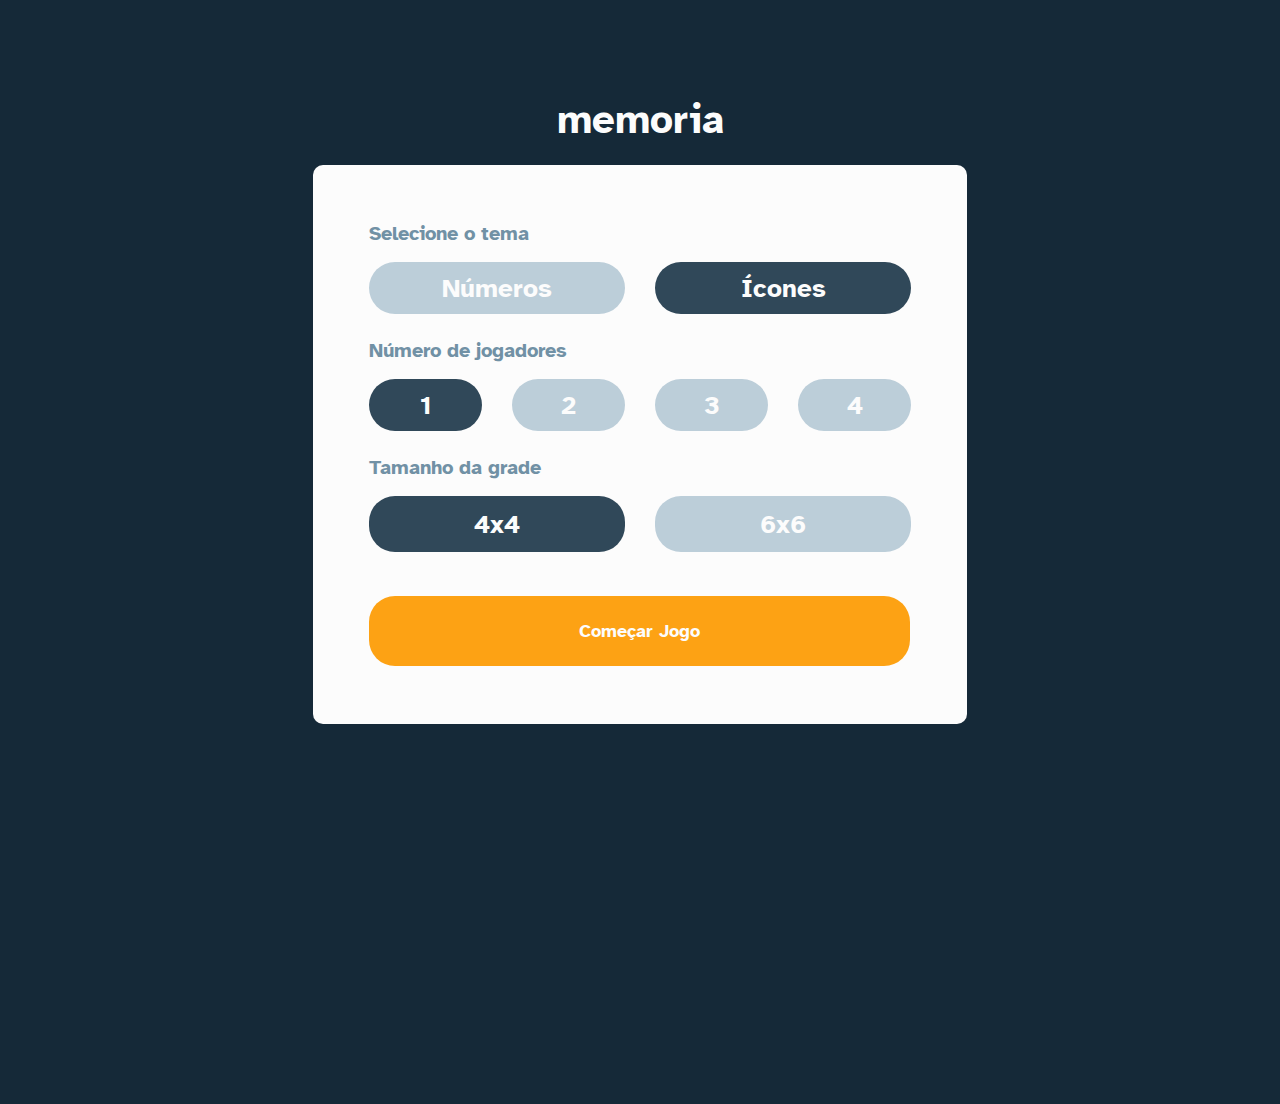
<file: index.html>
<!DOCTYPE html>
<html lang="en">
  <head>
    <meta charset="UTF-8" />
    <meta http-equiv="X-UA-Compatible" content="IE=edge" />
    <meta name="viewport" content="width=device-width, initial-scale=1.0" />
    <link rel="stylesheet" href="style.css" />
    <link rel="shortcut icon" href="favicon.ico" type="image/x-icon" />
    <title>Jogo da memória</title>
  </head>
  <body>
    <section id="container_definidor">
      <section id="container_tela_inicial">
        <h1>memoria</h1>
        <div id="container_temas">
          <h2>Selecione o tema</h2>
          <div id="container_opcoes_temas">
            <div class="opcao_tema">Números</div>
            <div class="opcao_tema selecionado">Ícones</div>
          </div>
        </div>
        <div id="container_numero_jogadores">
          <h2>Número de jogadores</h2>
          <div id="container_numeroJogadores_opcoes">
            <div class="opcao_numero_jogadores selecionado">1</div>
            <div class="opcao_numero_jogadores">2</div>
            <div class="opcao_numero_jogadores">3</div>
            <div class="opcao_numero_jogadores">4</div>
          </div>
        </div>
        <div id="container_size">
          <h2>Tamanho da grade</h2>
          <div id="container_opcao_tamanho">
            <div class="opcao_tamanho selecionado">4x4</div>
            <div class="opcao_tamanho">6x6</div>
          </div>
        </div>
        <button id="botao_comecar">Começar Jogo</button>
      </section>
    </section>
    <!-- Script ! -->
    <script type="module" src="script.js"></script>
  </body>
</html>
</file>
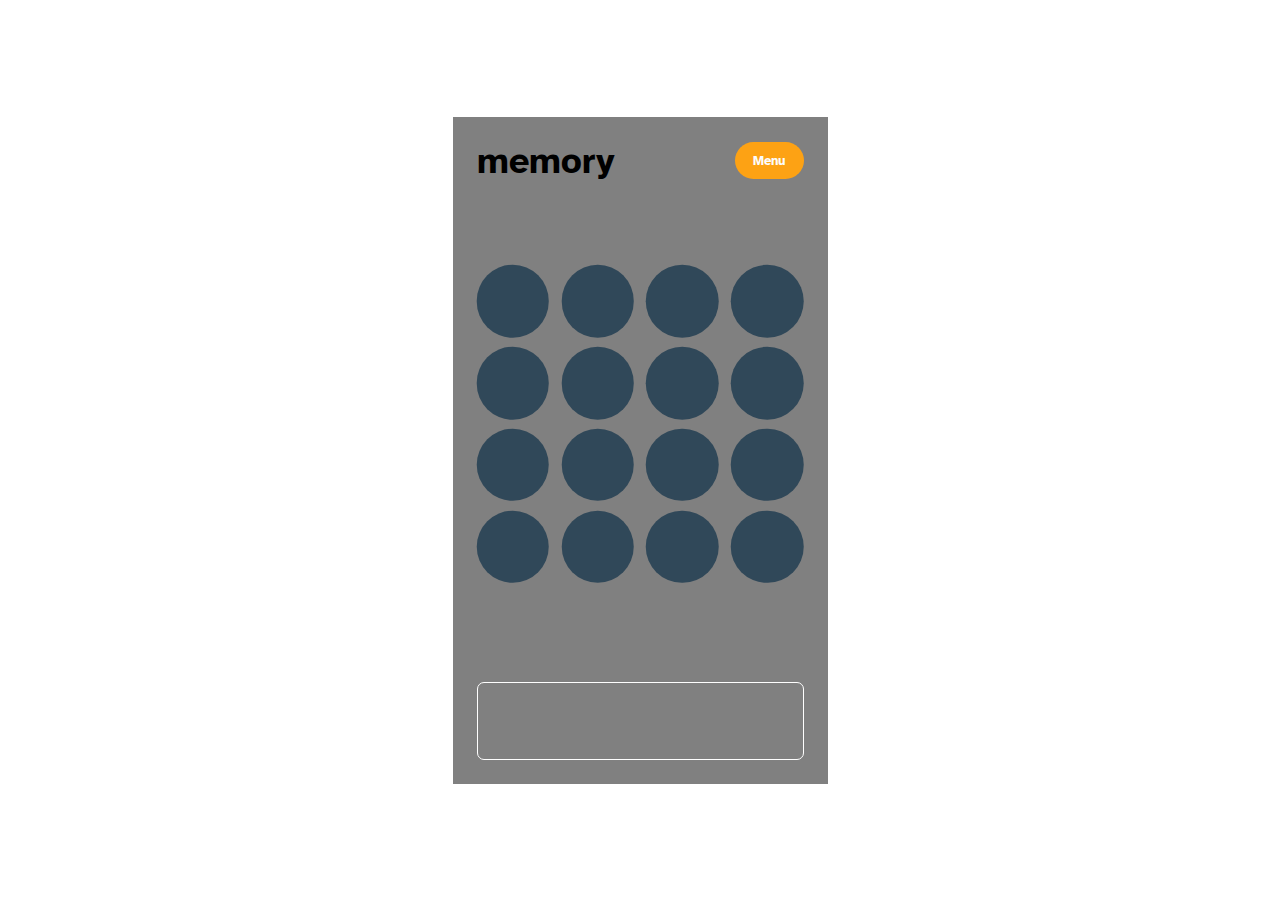
<file: prototipo/index.html>
<!DOCTYPE html>
<html lang="en">
  <head>
    <meta charset="UTF-8" />
    <meta http-equiv="X-UA-Compatible" content="IE=edge" />
    <meta name="viewport" content="width=device-width, initial-scale=1.0" />
    <link rel="stylesheet" href="style.css" />
    <title>Document</title>
  </head>
  <body>
    <div class="container">
      <div class="container_cards">
        <div class="cabecalho">
          <h1>memory</h1>
          <button>Menu</button>
        </div>
        <div id="container_bolas">
          <div class="box_bolas">?</div>
          <div class="box_bolas">?</div>
          <div class="box_bolas">?</div>
          <div class="box_bolas">?</div>
          <div class="box_bolas">?</div>
          <div class="box_bolas">?</div>
          <div class="box_bolas">?</div>
          <div class="box_bolas">?</div>
          <div class="box_bolas">?</div>
          <div class="box_bolas">?</div>
          <div class="box_bolas">?</div>
          <div class="box_bolas">?</div>
          <div class="box_bolas">?</div>
          <div class="box_bolas">?</div>
          <div class="box_bolas">?</div>
          <div class="box_bolas">?</div>
        </div>
        <div id="container_jogadores"></div>
      </div>
    </div>

    <script type="module" src="script.js"></script>
  </body>
</html>
</file>
<file: style.css>
@import url('https://fonts.googleapis.com/css2?family=Atkinson+Hyperlegible:wght@400;700&display=swap');

* {
  margin: 0;
  padding: 0;
  box-sizing: border-box;
  font-family: 'Atkinson Hyperlegible', sans-serif;
}

body {
  font-size: 18px;
  height: auto;
  /* display: grid;
  place-content: center; */
  background: #152938;
}

/* ! Container tela inicial ------------------------------- */
#container_tela_inicial {
  /* width: 327px;
  height: 386px; */
  background: #fcfcfc;
  border-radius: 10px;
  margin: 165px auto 0 auto;
  position: relative;
  padding: 24px;
  display: flex;
  flex-direction: column;
  row-gap: 24px;
}

h1 {
  position: absolute;
  transform: translate(-50%, -50%);
  top: -45px;
  left: 50%;
  color: #fcfcfc;
}

#container_tela_inicial h2 {
  font-size: 15px;
  font-weight: 700;
  color: #7191a5;
  font-style: normal;
  margin-bottom: 11px;
}

/* Container tema  */

#container_opcoes_temas {
  display: flex;
  column-gap: 11px;
}

.opcao_tema {
  width: 134px;
  height: 40px;
  display: grid;
  place-content: center;
  border-radius: 26px;
  padding: 10px 45.5px;
  background: #bcced9;
  color: #fcfcfc;
  font-weight: 700;
}

.opcao_tema.selecionado {
  background: #304859;
}

/* .opcao_tema:hover {
  cursor: pointer;
  background: #6395b8;
} */

/* Container número de jogadores */

#container_numeroJogadores_opcoes {
  display: flex;
  column-gap: 10px;
}
/*  */
.opcao_numero_jogadores {
  width: 62px;
  height: 40px;
  background: #bcced9;
  border-radius: 26px;
  display: grid;
  place-content: center;
  font-size: 16px;
  font-weight: 700;
  color: #fcfcfc;
}

/* .opcao_numero_jogadores:hover {
  cursor: pointer;
  background: #6395b8;
} */

.opcao_numero_jogadores.selecionado {
  background: #304859;
}

/* Container tamanho do grid */

#container_opcao_tamanho {
  display: flex;
  column-gap: 11px;
}

.opcao_tamanho {
  width: 134px;
  height: 40px;
  background: #bcced9;
  border-radius: 26px;
  display: grid;
  place-content: center;
  font-weight: 700;
  color: #fcfcfc;
}

/* .opcao_tamanho:hover {
  cursor: pointer;
  background: #6395b8;
} */

.opcao_tamanho.selecionado {
  background: #304859;
}

/* Botao começar jogo */

#botao_comecar {
  width: 279px;
  height: 48px;
  border-radius: 26px;
  background: #fda214;
  border: none;
  color: #fcfcfc;
  font-weight: 700;
  font-size: 18px;
  cursor: pointer;
  margin-top: 8px;
}

/* #botao_comecar:hover {
  background: #ffb84a;
} */

/* ! CSS Página do jogo ------------------------------------------------- */

/* todo Estilizações iniciais ----  */

#container_definidor.pagina2 {
  width: 100%;
  height: 100%;
  background: #fcfcfc;
  padding: 24px;
  position: relative;
}

header {
  width: 327px;
  height: 40px;
  margin: 0 auto 80px auto;
  display: flex;
  justify-content: space-between;
  align-items: center;
}

footer {
  width: 327px;
  height: 78px;
  margin: 0 auto 0 auto;
  display: flex;
  justify-content: center;
  column-gap: 24px;
  align-items: flex-end;
}

#botao_menu {
  background: #fda214;
  border-radius: 26px;
  padding: 10px 18.5px;
  font-size: 16px;
  font-weight: 700;
  color: #fcfcfc;
  border: none;
  position: relative;
}

/* todo Editando o Jogador ----------------------------- */
.box_jogador {
  height: 70px;
  width: 64px;
  background: #dfe7ec;
  display: flex;
  flex-direction: column;
  align-items: center;
  justify-content: center;
  border-radius: 5px;
}

.box_jogador.ativo {
  background: #fda214;
  color: #fcfcfc;
}

.jogador_titulo {
  font-size: 15px;
  font-weight: 700;
  color: #7191a5;
}

.numero_pontos {
  font-size: 24px;
  font-weight: 700;
  color: #304859;
}

/* todo Editando os circulos -------------------------------------- */

#container_circulos_pai {
  width: 327px;
  height: 327px;
  margin: 0 auto 94px auto;
  display: flex;
  flex-wrap: wrap;
  justify-content: space-between;
  align-items: center;
}

.container_circulos {
  width: 72.53px;
  height: 72.53px;
  border-radius: 59px;
  display: grid;
  place-content: center;
  color: #fcfcfc;
  font-size: 40px;
  background: #bcced9;
  position: relative;
}

.container_circulos img {
  position: absolute;
  transform: translate(-50%, -50%);
  top: 50%;
  left: 50%;
  width: 72%;
}

.container_circulos.selecionado {
  background: #fda214;
}

.container_circulos.errado {
  background: red;
}

.container_circulos::after {
  content: '';
  width: 100%;
  height: 100%;
  background: #304859;
  position: absolute;
  border-radius: 59px;
  opacity: 1;
}

.container_circulos.selecionado:after {
  opacity: 0;
}

.container_circulos.correto:after {
  opacity: 0;
}

.container_circulos:hover {
  cursor: pointer;
}

/* ! Modal main ---------------------------------------------- */
#modal_fim_de_jogo {
  height: 488px;
  width: 327px;
  padding: 32px 24px 24px 24px;
  position: absolute;
  transform: translate(-50%, -50%);
  left: 50%;
  top: 334px;
  border-radius: 10px;
  background-color: #f2f2f2;
  z-index: 2;
  display: none;
}

#tampa_tela {
  width: 100%;
  height: 100%;
  background-color: rgba(0, 0, 0, 0.745);
  position: absolute;
  top: 0;
  left: 0;
  z-index: 1;
  display: none;
}

/* Container Com o texto do cabeçalho  */
#modal_header {
  text-align: center;
  margin: 0 auto 24px auto;
}

#quem_ganhou {
  font-size: 24px;
  font-weight: 700;
  margin-bottom: 9px;
  color: #152938;
}

#mensagem_resultado {
  color: #7191a5;
  font-size: 14px;
  font-weight: 700;
}

#modal_main {
  display: grid;
  row-gap: 8px;
}

/* Container com os placares  */
.container_vencedor {
  width: 279px;
  height: 48px;
  background: #dfe7ec;
  display: flex;
  align-items: center;
  justify-content: space-between;
  padding: 0 16px;
  border-radius: 5px;
}

.output_numero_jogador {
  font-size: 13px;
  font-weight: 700;
  color: #7191a5;
}

.output_pontos_marcados {
  color: #304859;
  font-size: 20px;
  font-weight: 700;
}

/* Container com os botões */
#modal_footer {
  display: flex;
  flex-direction: column;
  margin-top: 24px;
}

#modal_footer button {
  width: 279px;
  height: 48px;
  border-radius: 26px;
  font-size: 18px;
  font-weight: 700;
  border: none;
}

.botao_recomecar {
  background: #fda214;
  color: #fcfcfc;
  margin-bottom: 16px;
}

/* .botao_recomecar:hover {
  background: #ffb84a;
  cursor: pointer;
} */

.botao_configurar_jogo {
  background: #dfe7ec;
  color: #304859;
}

/* .botao_configurar_jogo:hover {
  cursor: pointer;
  background: #6395b8;
  color: #fcfcfc;
} */

/* ! Estilizando o menu modal ------------------------------- */

#container_menu {
  width: 327px;
  height: 224px;
  background: #f2f2f2;
  border-radius: 10px;
  margin: 0 auto;
  padding: 24px;
  display: grid;
  row-gap: 16px;
  position: absolute;
  transform: translate(-50%, -50%);
  top: 340px;
  left: 50%;
  display: none;
  z-index: 2;
}

button {
  width: 279px;
  height: 48px;
  border-radius: 26px;
  background: #dfe7ec;
  color: #304859;
  font-weight: bold;
  font-size: 18px;
  border: none;
}

#botao_menu {
  max-width: 78px;
}

.botao_recomecar {
  background: #fda214;
}

/* #botao_menu:hover {
  cursor: pointer;
  background: #ffb84a;
  color: #fcfcfc;
} */
/* .botao_recomecar:hover {
  background: #ffb84a;
  cursor: pointer;
} */

/* #botao_voltar_jogo:hover {
  cursor: pointer;
  background: #6395b8;
  color: #fcfcfc;
} */

/* ! Classe para o ganhador --------------------------------------------- */
.ganhador {
  background: #152938;
}

/* ! Modal para 1 jogador ----------------------------------------------- */

#container_um_jogador {
  width: 327px;
  height: 376px;
  background: #f2f2f2;
  border-radius: 10px;
  display: flex;
  flex-direction: column;
  padding: 32px 24px 24px 24px;
  position: absolute;
  top: 334px;
  left: 50%;
  transform: translate(-50%, -50%);
  display: none;
  z-index: 2;
}

#modal_main_um {
  display: flex;
  flex-direction: column;
  row-gap: 8px;
}

.linha_modal1 {
  padding: 0 16px;
  width: 279px;
  height: 48px;
  background: #dfe7ec;
  border-radius: 5px;
  display: flex;
  font-size: 13px;
  justify-content: space-between;
  align-items: center;
  color: #7191a5;
  font-weight: bold;
}

#container_botao {
  margin-top: 24px;
}

.output_modal1 {
  color: #304859;
  font-size: 20px;
}

/*! Editando o footer para apenas 1 jogador -------------------------------- */
#containerTempo,
#containerMovimentos {
  width: 151px;
  height: 70px;
  color: #7191a5;
  background: #dfe7ec;
  border-radius: 5px;
  font-weight: bold;
  display: grid;
  place-content: center;
  text-align: center;
  font-size: 15px;
}

#tempo_passado,
#quantidade_movimentos {
  font-size: 24px;
  color: #304859;
}

/* ! Media para apenas executar os estados de hover em telas maiores */

@media (min-width: 900px) {
  .opcao_tema:hover {
    cursor: pointer;
    background: #6395b8;
  }
  #botao_comecar:hover {
    background: #ffb84a;
  }
  .opcao_numero_jogadores:hover {
    cursor: pointer;
    background: #6395b8;
  }
  .opcao_tamanho:hover {
    cursor: pointer;
    background: #6395b8;
  }
  .botao_recomecar:hover {
    background: #ffb84a;
    cursor: pointer;
  }
  .botao_configurar_jogo:hover {
    cursor: pointer;
    background: #6395b8;
    color: #fcfcfc;
  }
  #botao_menu:hover {
    cursor: pointer;
    background: #ffb84a;
    color: #fcfcfc;
  }
  .botao_recomecar:hover {
    background: #ffb84a;
    cursor: pointer;
  }
  #botao_voltar_jogo:hover {
    cursor: pointer;
    background: #6395b8;
    color: #fcfcfc;
  }
}

@media (max-width: 750px) {
  #container_tela_inicial {
    width: 327px;
    height: 386px;
    /* background: red; */
  }
}

@media (min-width: 750px) {
  #container_tela_inicial {
    /* background: blue; */
    width: 654px;
    height: 559px;
    padding: 56px;
  }

  h1 {
    font-size: 40px;
  }

  #container_numeroJogadores_opcoes {
    column-gap: 30px;
  }

  #container_opcoes_temas {
    column-gap: 30px;
  }

  .opcao_tema {
    width: 256px;
    height: 52px;
    font-size: 26px;
  }

  #container_temas h2,
  #container_numero_jogadores h2,
  #container_size h2 {
    font-size: 20px;
    margin-bottom: 16px;
  }

  .opcao_numero_jogadores {
    width: 119px;
    height: 52px;
    font-size: 26px;
  }

  #container_opcao_tamanho {
    column-gap: 30px;
  }

  .opcao_tamanho {
    width: 256px;
    height: 56px;
    font-size: 26px;
  }

  #botao_comecar {
    width: 541px;
    height: 70px;
    margin-top: 20px;
  }

  /* ! Segunda tela --------------------- */

  header {
    width: 689px;
    height: 52px;
  }

  #container_circulos_pai {
    width: 527px;
    height: 527px;
  }

  .container_circulos {
    width: 118px;
    height: 118px;
  }

  #botao_menu {
    display: none;
  }

  #container_definidor {
    width: 689px;
    height: 939px;
    margin: 0 auto;
  }
}
</file>
<file: prototipo/style.css>
@import url('https://fonts.googleapis.com/css2?family=Atkinson+Hyperlegible:wght@400;700&display=swap');

* {
  margin: 0;
  padding: 0;
  box-sizing: border-box;
  font-family: 'Atkinson Hyperlegible', sans-serif;
}

body {
  font-size: 18px;
  height: 100vh;
  display: grid;
  place-content: center;
}

.container {
  height: 667px;
  width: 375px;
  background: grey;
  padding: 24px;
  display: flex;
}

.cabecalho {
  display: flex;
  align-items: center;
  justify-content: space-between;
  width: 327px;
  height: 40px;
  margin: 0 auto;
  margin-bottom: 80px;
}

#container_bolas {
  width: 327px;
  height: 327px;
  margin-bottom: 94px;
  border-radius: 7px;
  display: flex;
  flex-wrap: wrap;
  align-items: center;
  justify-content: space-between;
}

#container_jogadores {
  width: 327px;
  height: 78px;
  border: 1px solid white;
  border-radius: 7px;
}

button {
  background: #fda214;
  padding: 10px 18.5px;
  border-radius: 26px;
  border: none;
  font-weight: 700;
  color: #fcfcfc;
}

.box_bolas {
  width: 72.53px;
  height: 72.53px;
  border-radius: 59px;
  font-size: 40px;
  color: #fcfcfc;
  display: grid;
  place-content: center;
  position: relative;
}

.box_bolas.selecionado {
  background: #fda214;
}

.box_bolas.correto {
  background: green;
}

.box_bolas.errado {
  background: red;
}

.box_bolas:after {
  content: '';
  width: 100%;
  height: 100%;
  background: #304859;
  transform: translate(-50%, -50%);
  position: absolute;
  top: 50%;
  left: 50%;
  border-radius: 59px;
}

.box_bolas.selecionado:after {
  opacity: 0;
}

.box_bolas.correto:after {
  opacity: 0;
}
</file>
